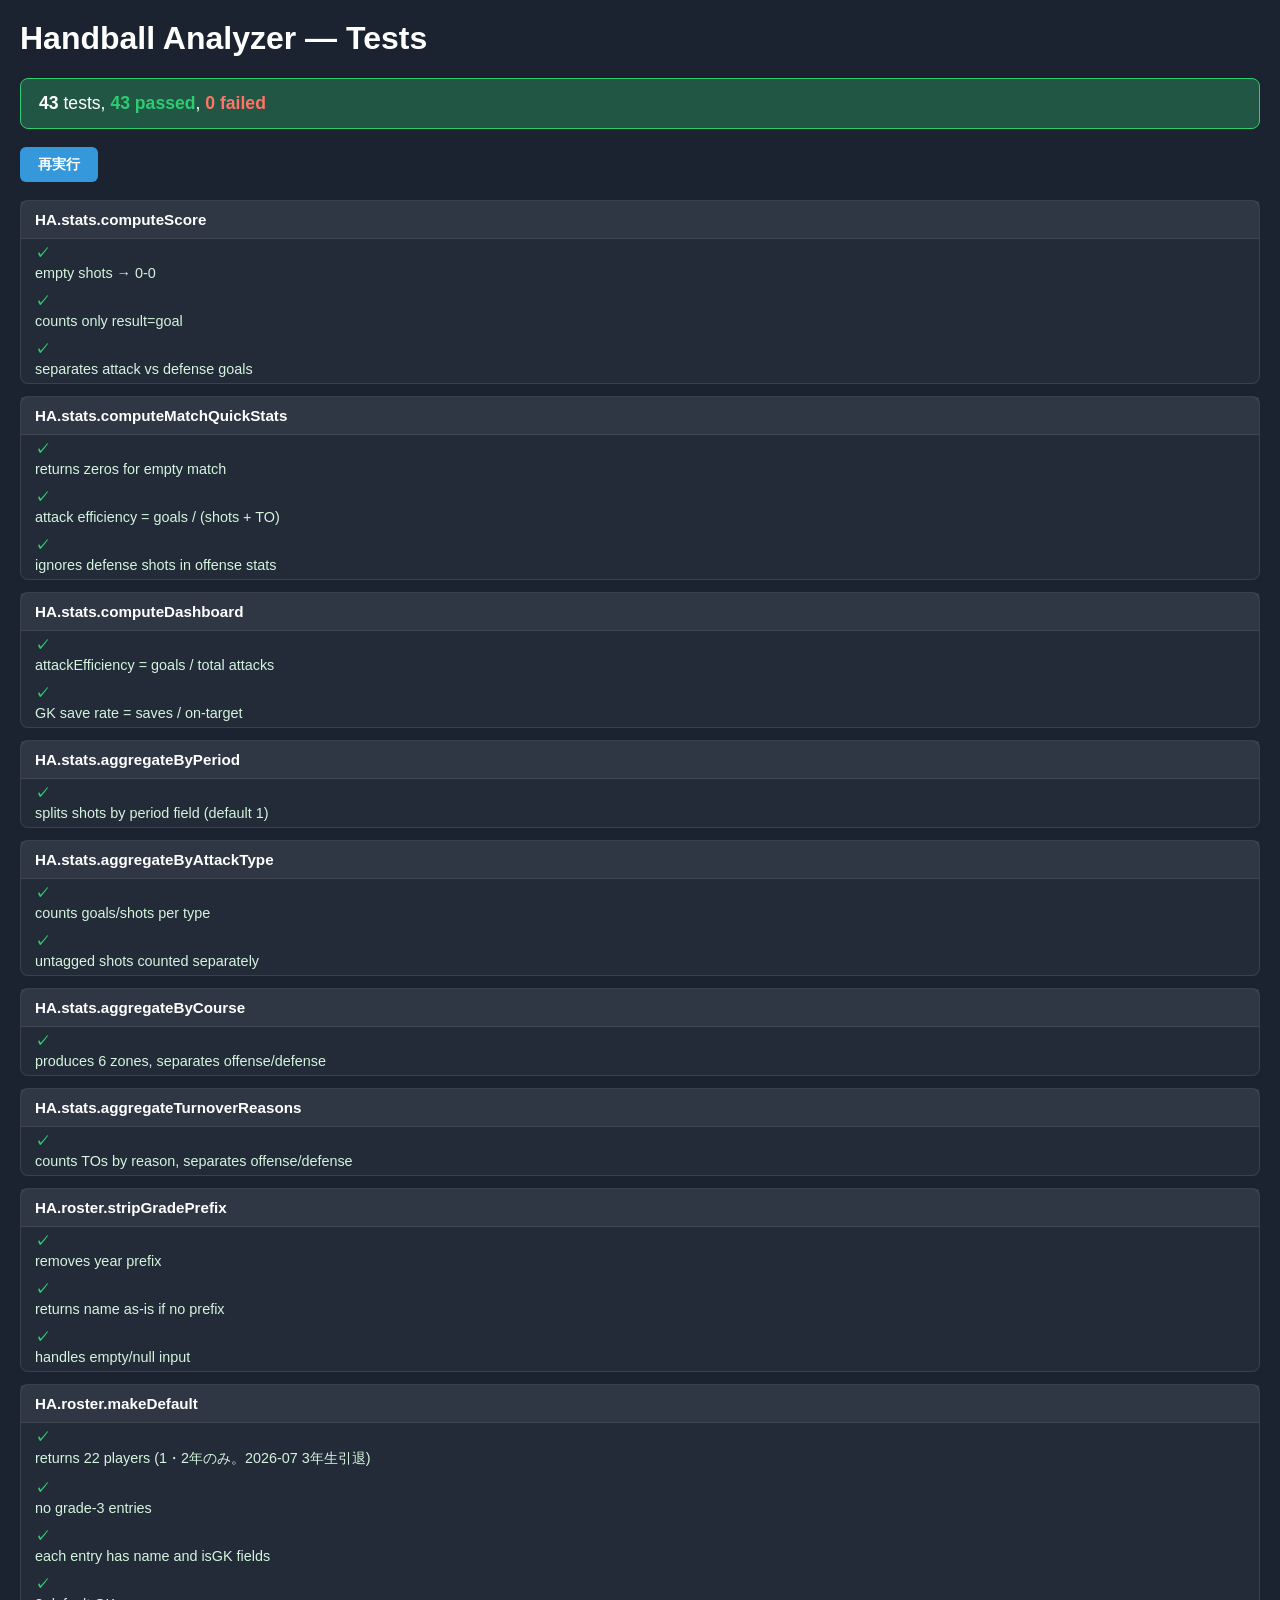
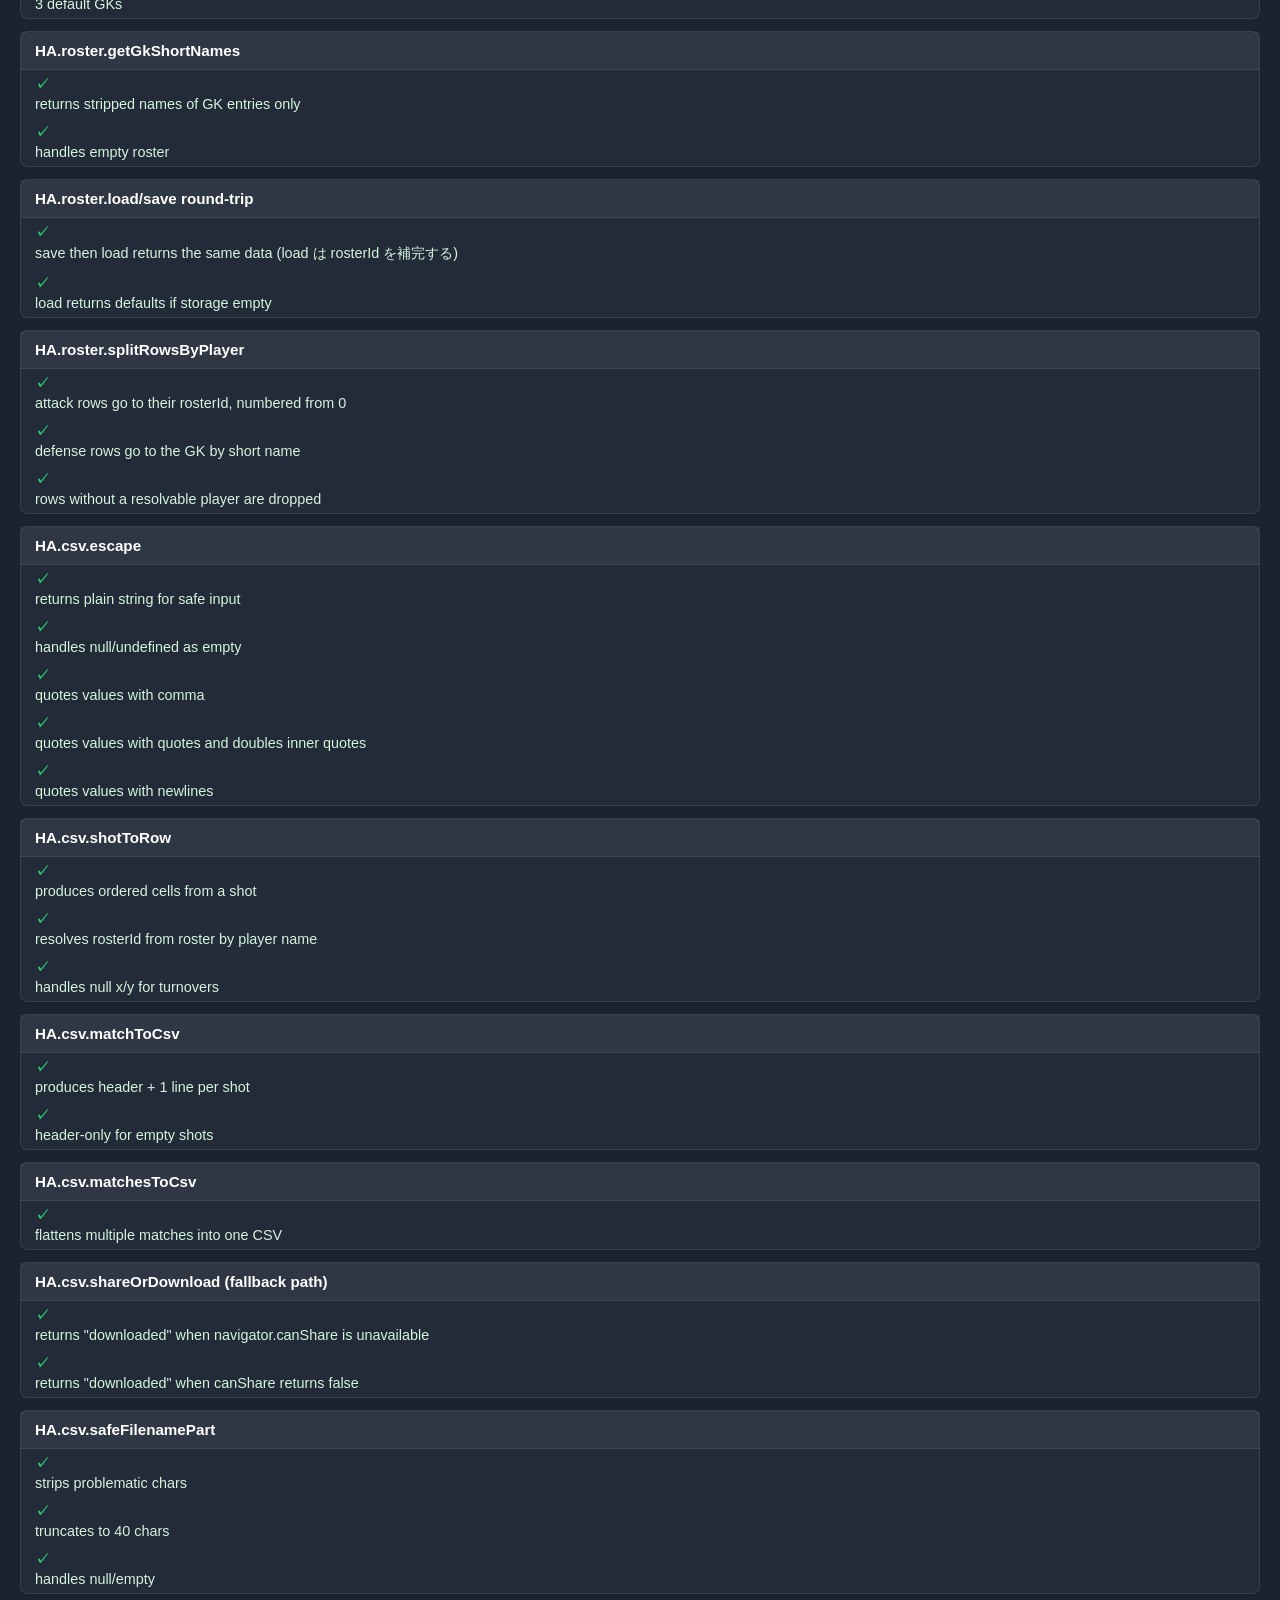
<file: tests/tests.html>
<!DOCTYPE html>
<html lang="ja">
<head>
    <meta charset="UTF-8">
    <title>Handball Analyzer — Tests</title>
    <style>
        body {
            font-family: -apple-system, sans-serif;
            background: #1b2230;
            color: #fff;
            padding: 20px;
            margin: 0;
        }
        h1 { margin-top: 0; }
        .summary {
            padding: 14px 18px;
            border-radius: 8px;
            font-size: 1.1rem;
            margin-bottom: 18px;
        }
        .summary.pass { background: rgba(46, 204, 113, 0.3); border: 1px solid #2ecc71; }
        .summary.fail { background: rgba(231, 76, 60, 0.3); border: 1px solid #e74c3c; }
        .summary .ok { color: #2ecc71; font-weight: 700; }
        .summary .ng { color: #ff7466; font-weight: 700; }
        .suite {
            background: rgba(255,255,255,0.04);
            border: 1px solid rgba(255,255,255,0.1);
            border-radius: 8px;
            margin-bottom: 12px;
        }
        .suite-title {
            padding: 10px 14px;
            font-weight: 700;
            background: rgba(255,255,255,0.06);
            border-bottom: 1px solid rgba(255,255,255,0.08);
            font-size: 0.95rem;
        }
        .test-row {
            padding: 6px 14px;
            font-size: 0.9rem;
            display: flex;
            flex-direction: column;
            gap: 4px;
        }
        .test-row .status {
            display: inline-block;
            width: 18px;
            font-weight: 700;
        }
        .test-row.pass { color: #d4f5dd; }
        .test-row.pass .status { color: #2ecc71; }
        .test-row.fail { color: #ffd4d4; }
        .test-row.fail .status { color: #e74c3c; }
        .test-row .error {
            margin-left: 24px;
            font-size: 0.8rem;
            color: #ffa0a0;
            font-family: monospace;
            white-space: pre-wrap;
        }
        button {
            background: #3498db;
            color: #fff;
            border: none;
            padding: 8px 18px;
            border-radius: 6px;
            font-weight: 700;
            cursor: pointer;
            font-size: 0.9rem;
        }
    </style>
</head>
<body>
    <h1>Handball Analyzer — Tests</h1>
    <div id="test-summary" class="summary">読み込み中...</div>
    <button onclick="__runTests()">再実行</button>
    <div id="test-results" style="margin-top:18px;"></div>

    <!-- Load libs to test -->
    <script src="../lib/roster.js"></script>
    <script src="../lib/stats.js"></script>
    <script src="../lib/csv.js"></script>

    <!-- Test runner -->
    <script src="runner.js"></script>

    <!-- Test suites -->
    <script src="stats.test.js"></script>
    <script src="roster.test.js"></script>
    <script src="csv.test.js"></script>

    <!-- Auto-run on load -->
    <script>
        document.addEventListener('DOMContentLoaded', __runTests);
    </script>
</body>
</html>
</file>
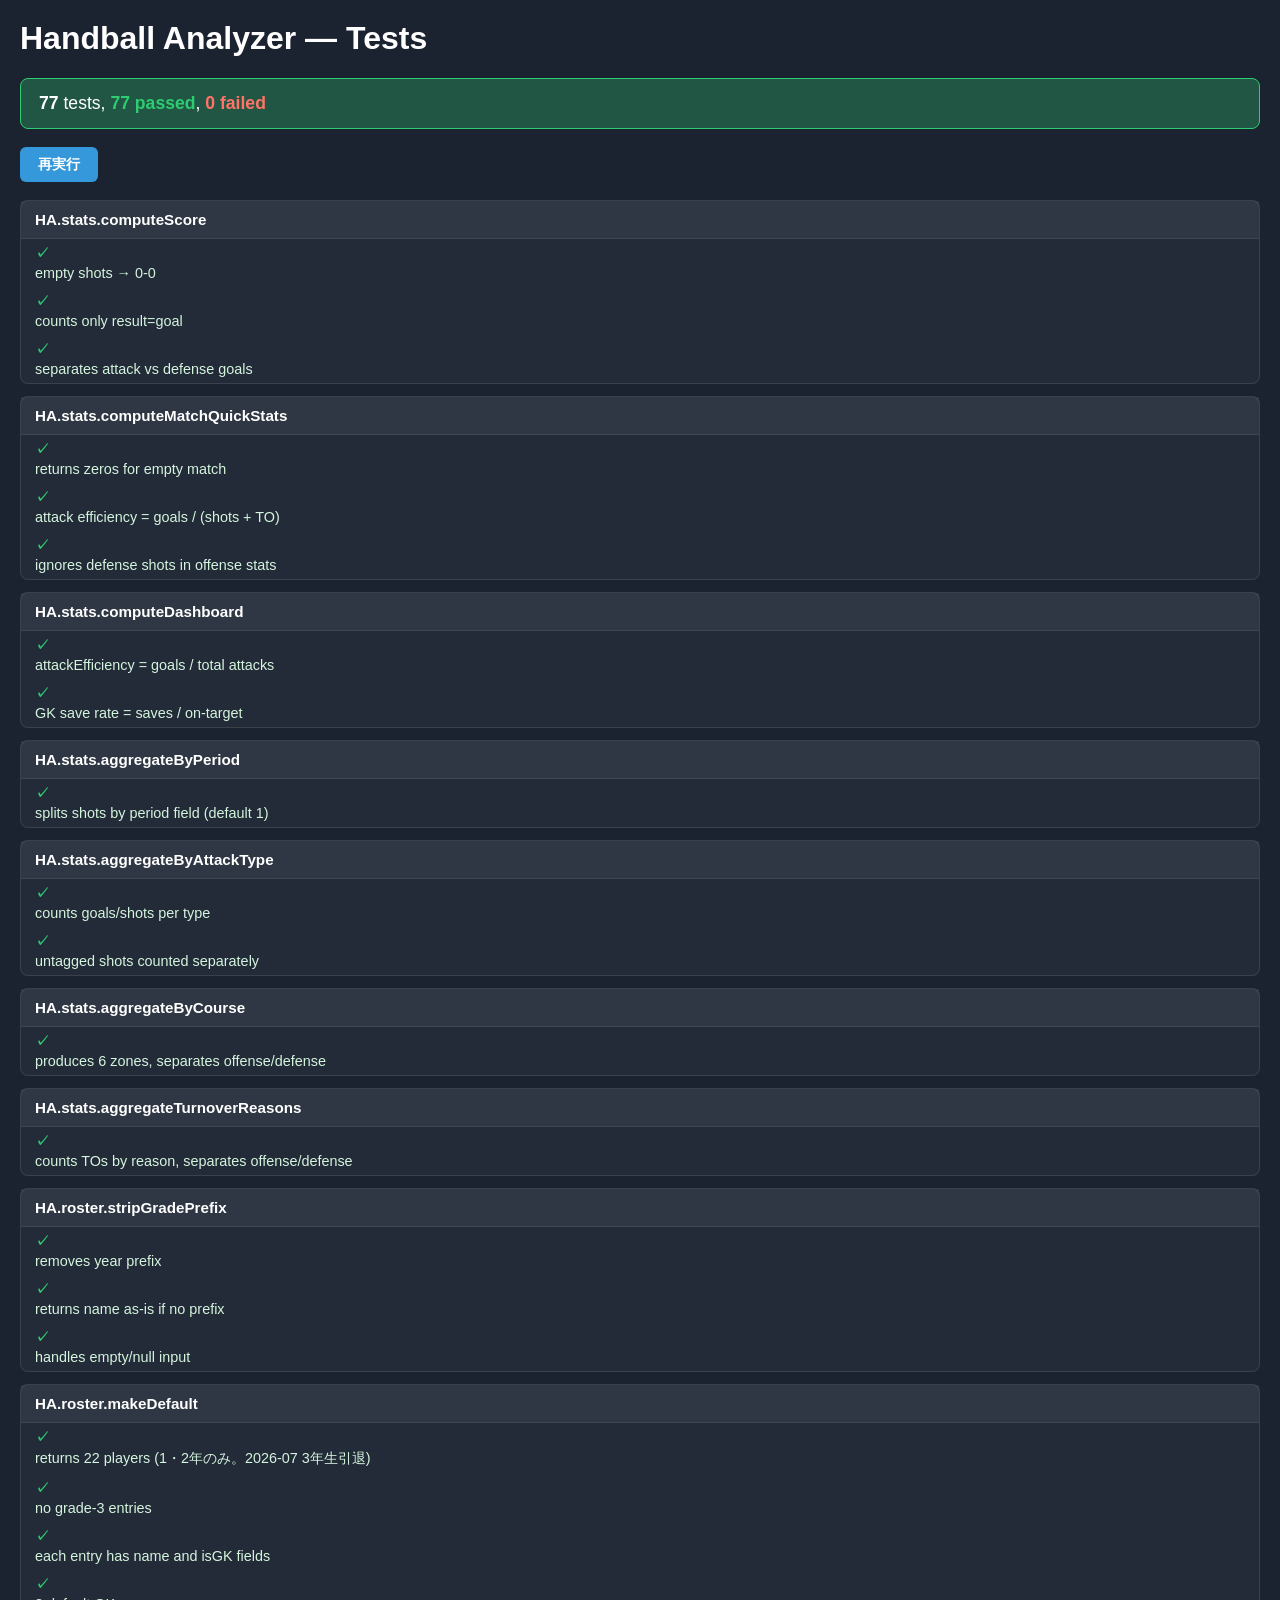
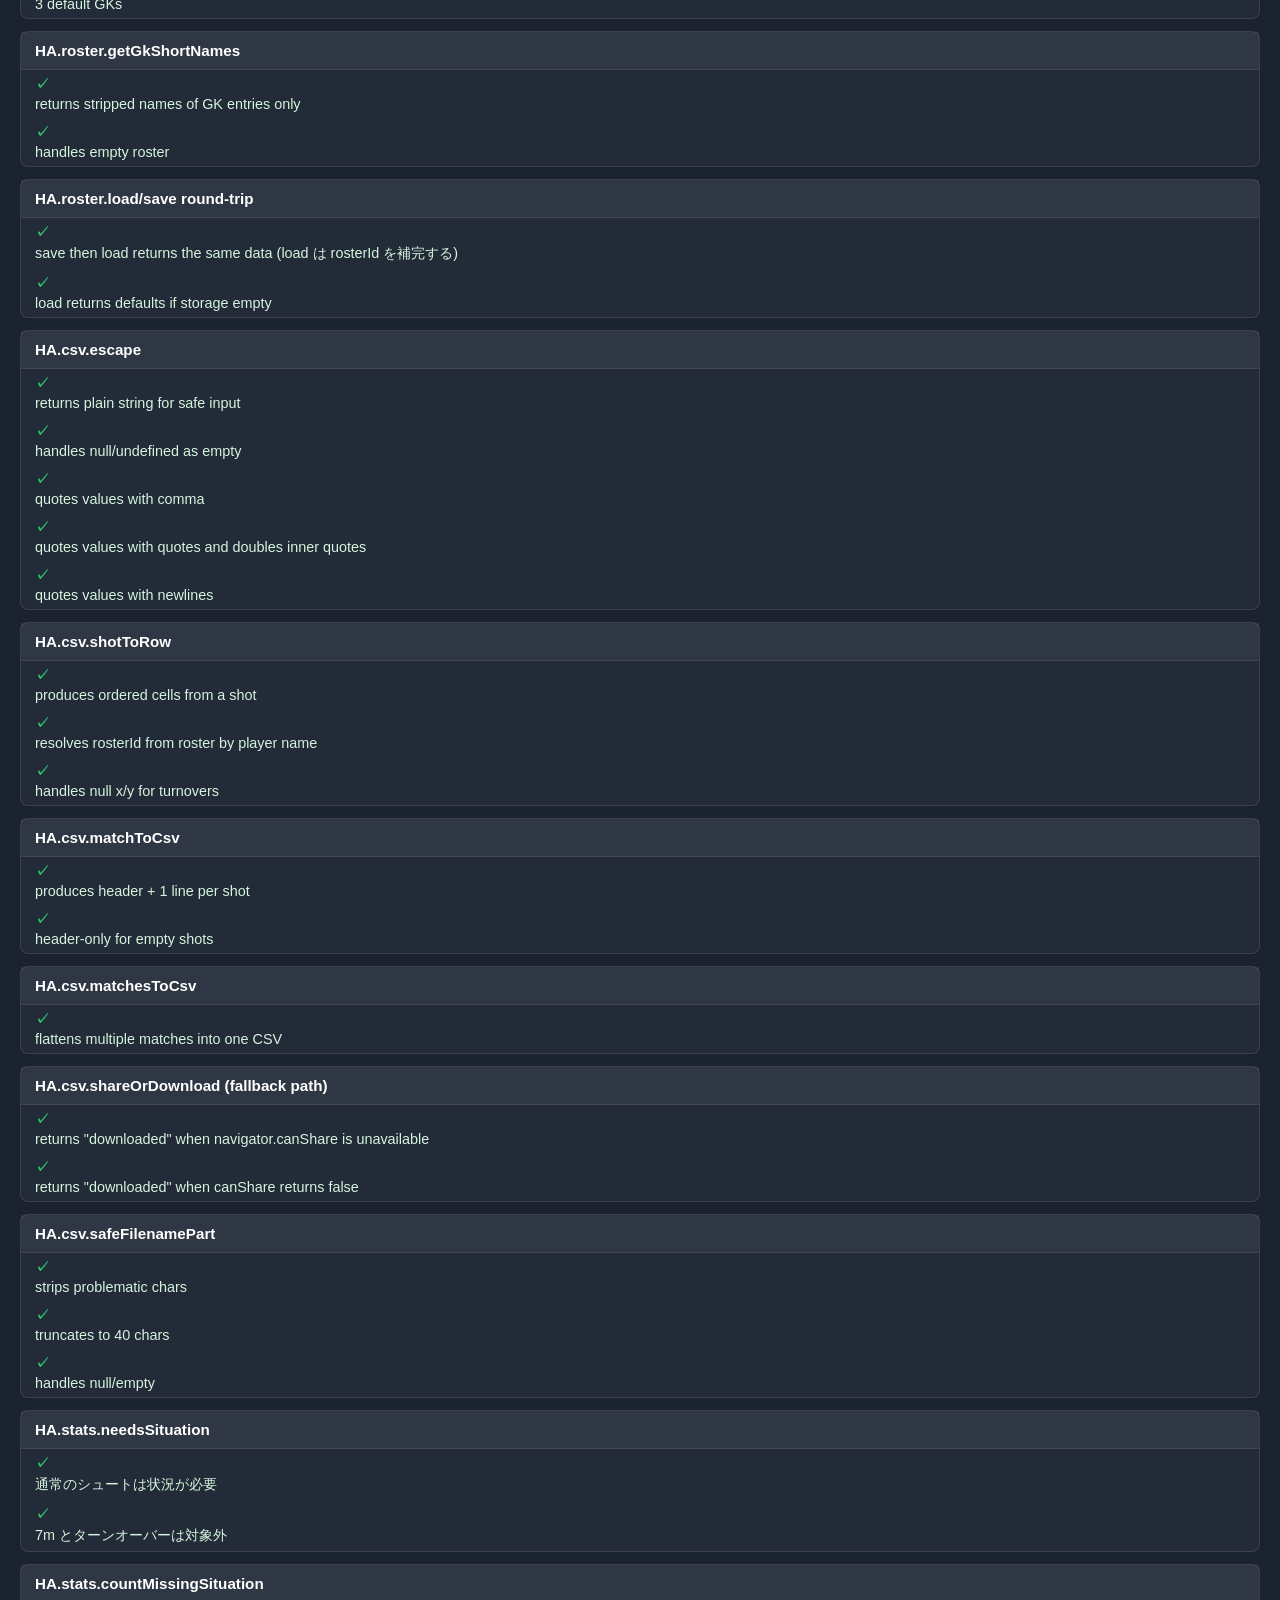
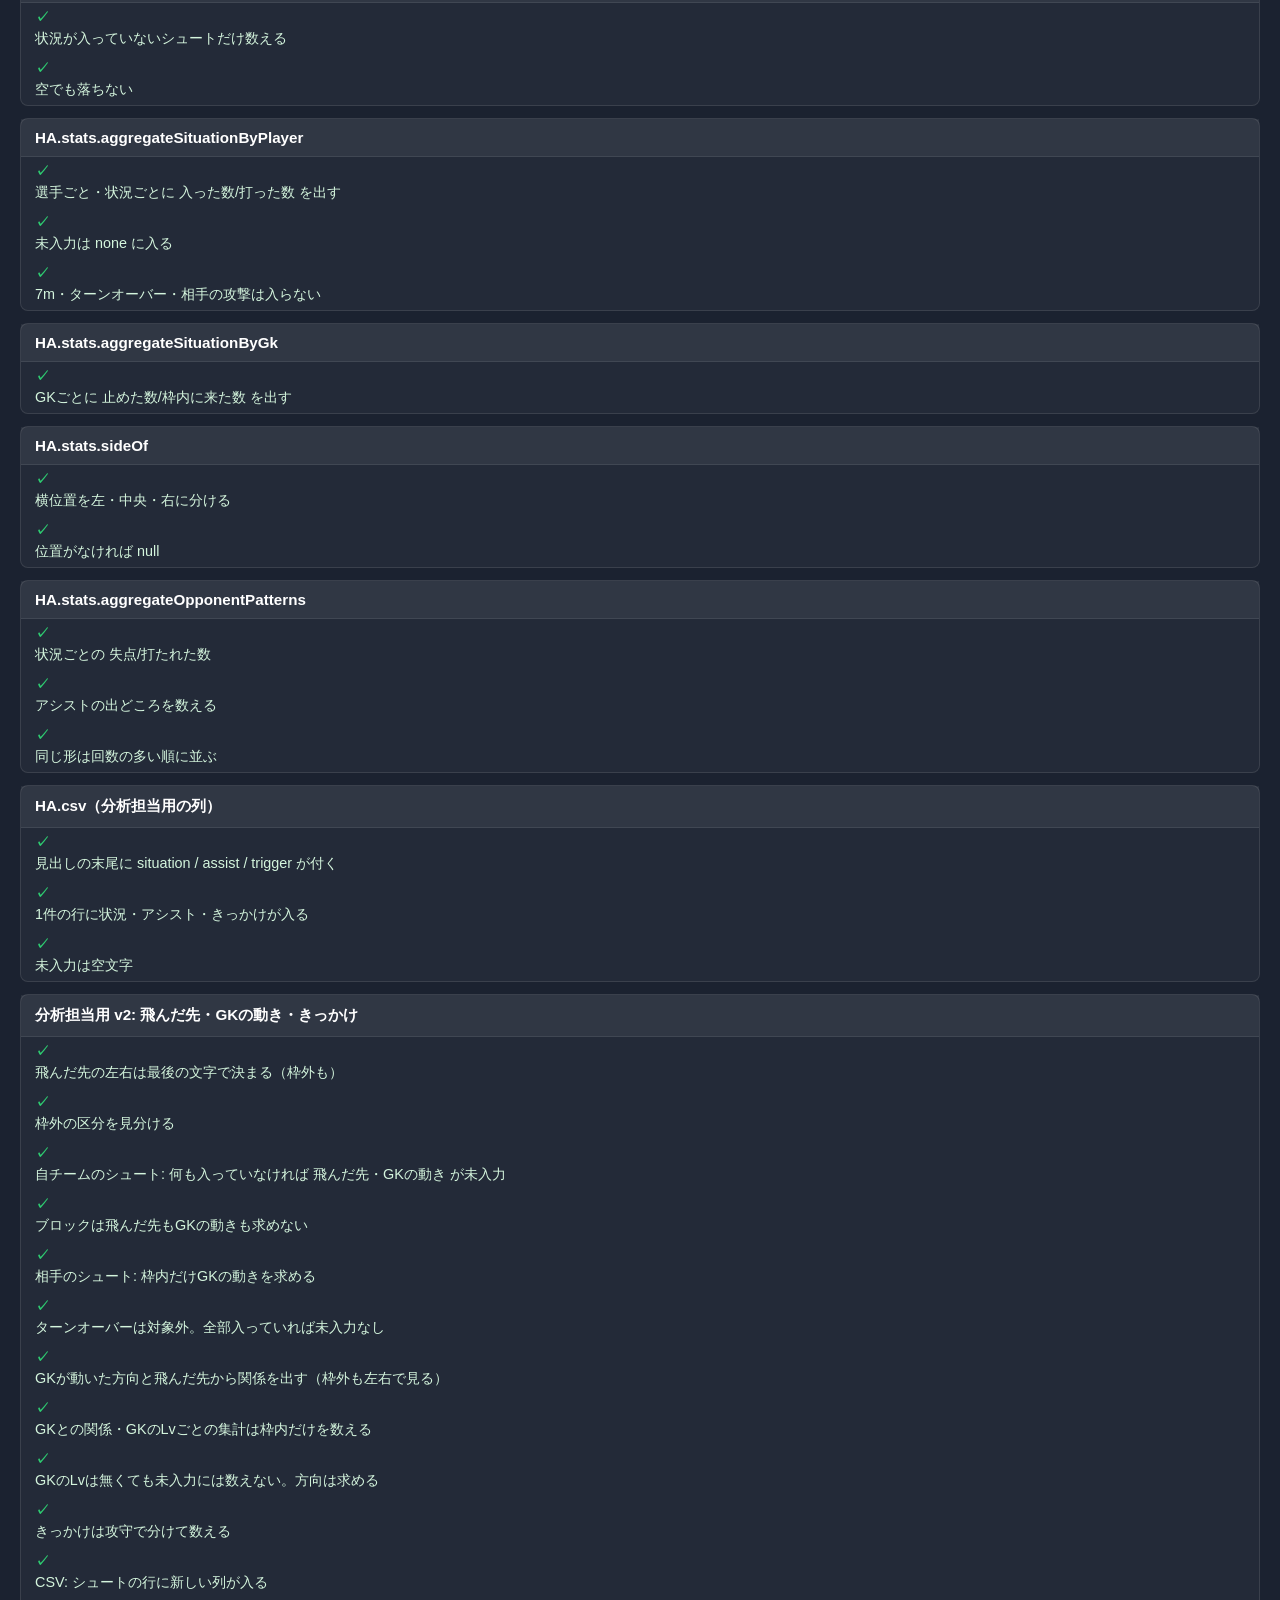
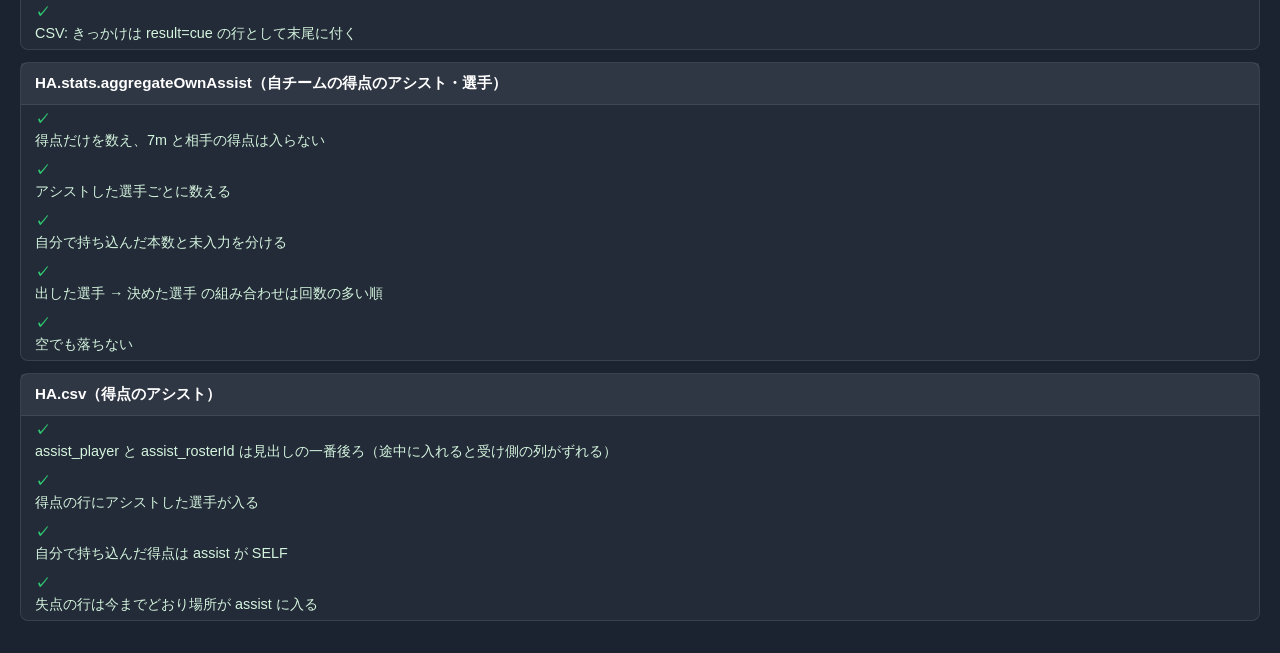
<file: analyst/tests/tests.html>
<!DOCTYPE html>
<html lang="ja">
<head>
    <meta charset="UTF-8">
    <title>Handball Analyzer — Tests</title>
    <style>
        body {
            font-family: -apple-system, sans-serif;
            background: #1b2230;
            color: #fff;
            padding: 20px;
            margin: 0;
        }
        h1 { margin-top: 0; }
        .summary {
            padding: 14px 18px;
            border-radius: 8px;
            font-size: 1.1rem;
            margin-bottom: 18px;
        }
        .summary.pass { background: rgba(46, 204, 113, 0.3); border: 1px solid #2ecc71; }
        .summary.fail { background: rgba(231, 76, 60, 0.3); border: 1px solid #e74c3c; }
        .summary .ok { color: #2ecc71; font-weight: 700; }
        .summary .ng { color: #ff7466; font-weight: 700; }
        .suite {
            background: rgba(255,255,255,0.04);
            border: 1px solid rgba(255,255,255,0.1);
            border-radius: 8px;
            margin-bottom: 12px;
        }
        .suite-title {
            padding: 10px 14px;
            font-weight: 700;
            background: rgba(255,255,255,0.06);
            border-bottom: 1px solid rgba(255,255,255,0.08);
            font-size: 0.95rem;
        }
        .test-row {
            padding: 6px 14px;
            font-size: 0.9rem;
            display: flex;
            flex-direction: column;
            gap: 4px;
        }
        .test-row .status {
            display: inline-block;
            width: 18px;
            font-weight: 700;
        }
        .test-row.pass { color: #d4f5dd; }
        .test-row.pass .status { color: #2ecc71; }
        .test-row.fail { color: #ffd4d4; }
        .test-row.fail .status { color: #e74c3c; }
        .test-row .error {
            margin-left: 24px;
            font-size: 0.8rem;
            color: #ffa0a0;
            font-family: monospace;
            white-space: pre-wrap;
        }
        button {
            background: #3498db;
            color: #fff;
            border: none;
            padding: 8px 18px;
            border-radius: 6px;
            font-weight: 700;
            cursor: pointer;
            font-size: 0.9rem;
        }
    </style>
</head>
<body>
    <h1>Handball Analyzer — Tests</h1>
    <div id="test-summary" class="summary">読み込み中...</div>
    <button onclick="__runTests()">再実行</button>
    <div id="test-results" style="margin-top:18px;"></div>

    <!-- Load libs to test -->
    <script src="../lib/roster.js"></script>
    <script src="../lib/stats.js"></script>
    <script src="../lib/csv.js"></script>

    <!-- Test runner -->
    <script src="runner.js"></script>

    <!-- Test suites -->
    <script src="stats.test.js"></script>
    <script src="roster.test.js"></script>
    <script src="csv.test.js"></script>
    <script src="analyst.test.js"></script>

    <!-- Auto-run on load -->
    <script>
        document.addEventListener('DOMContentLoaded', __runTests);
    </script>
</body>
</html>
</file>
